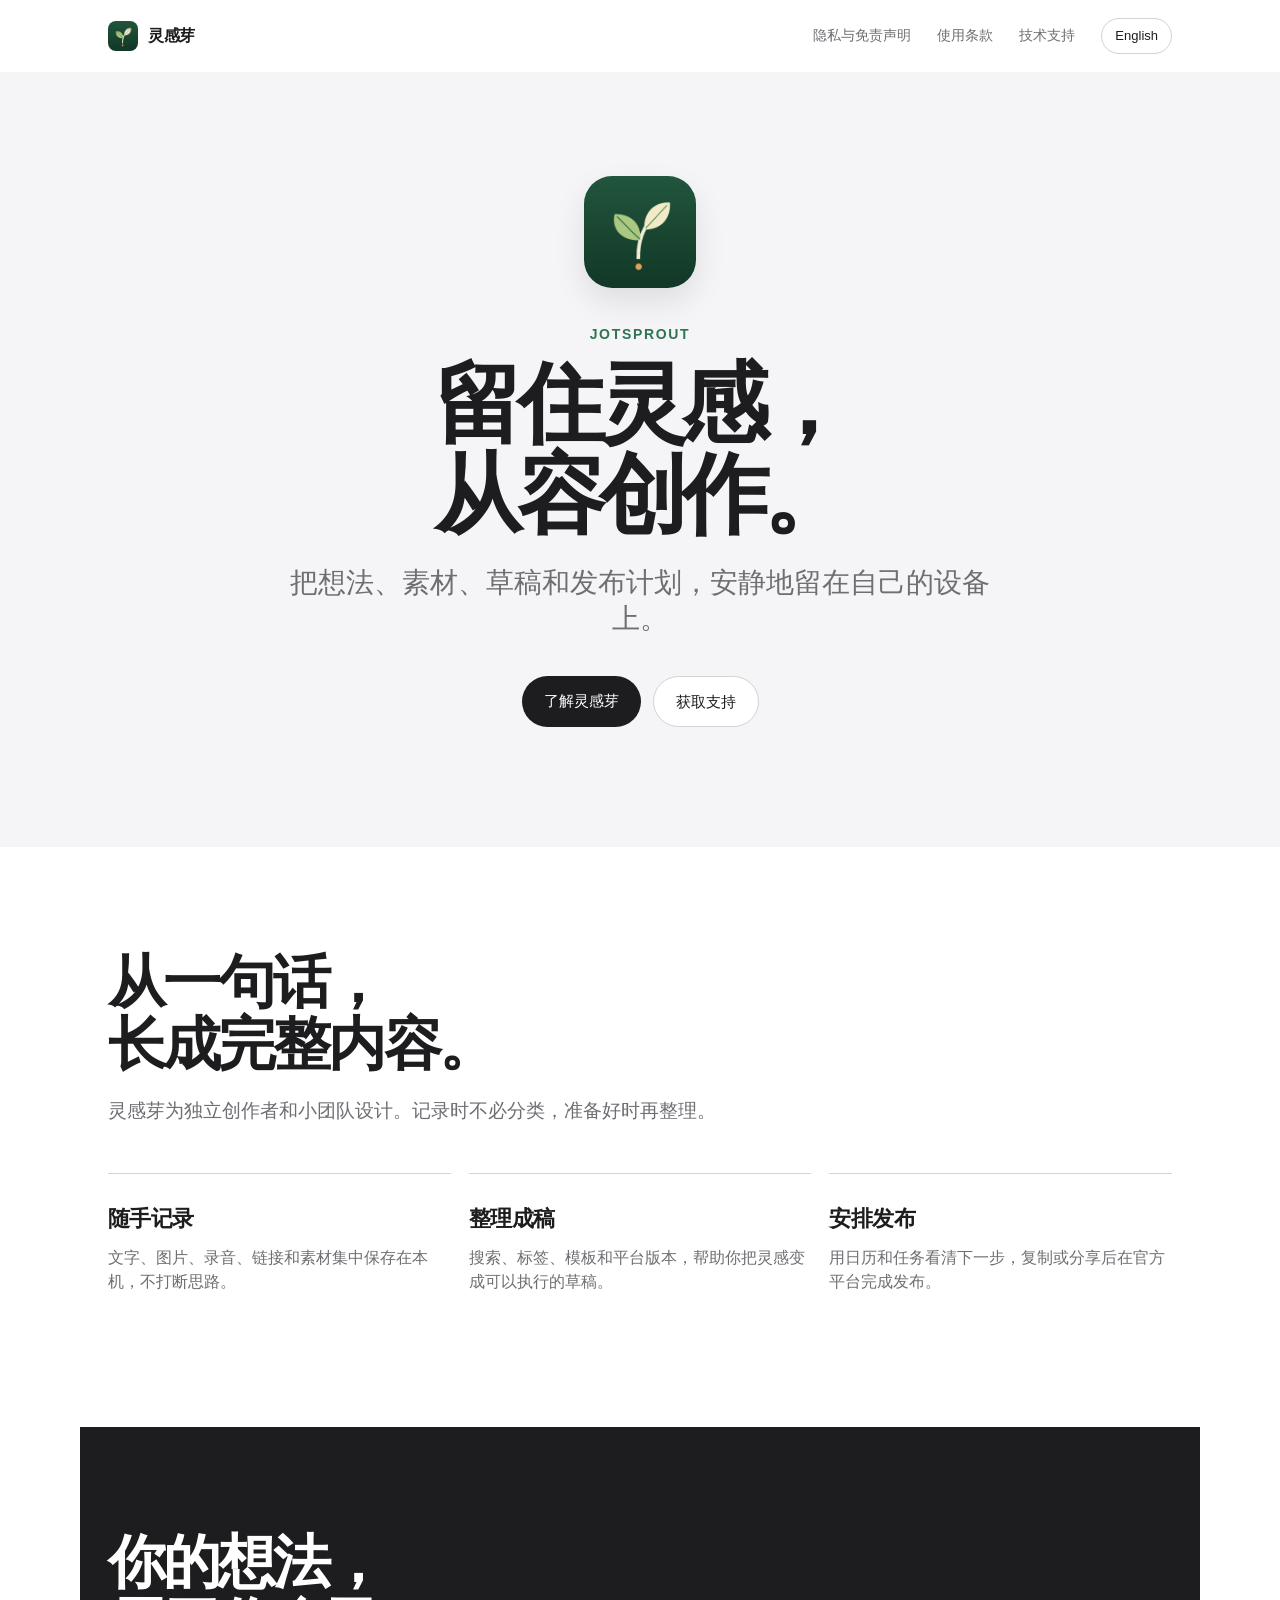
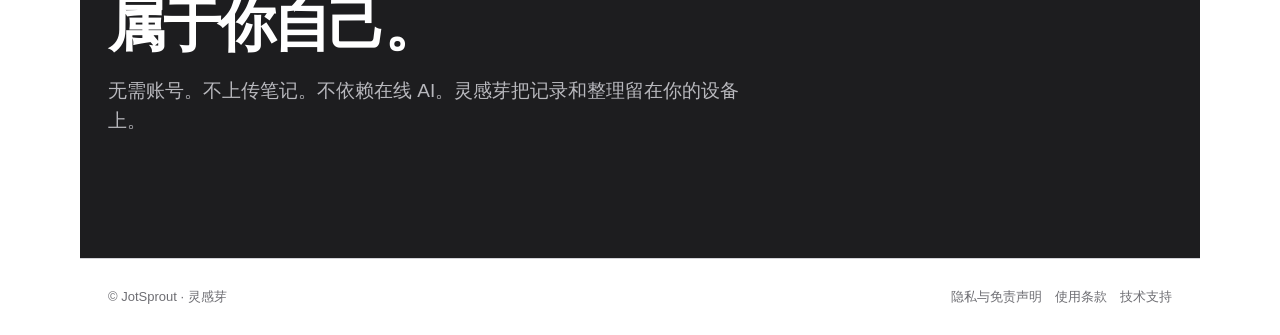
<file: index.html>
<!doctype html><html lang="zh-CN"><head><meta charset="utf-8"><meta name="viewport" content="width=device-width,initial-scale=1"><meta name="description" content="灵感芽：把灵感、素材和内容排期留在自己的设备上。"><title>灵感芽 · JotSprout</title><link rel="stylesheet" href="styles.css"></head><body><header class="nav"><a class="brand" href="index.html"><img src="assets/logo.png" alt="灵感芽 Logo"><span>灵感芽</span></a><nav class="navlinks"><a href="privacy.html">隐私与免责声明</a><a href="terms.html">使用条款</a><a href="support.html">技术支持</a><a class="lang" href="en/index.html">English</a></nav></header><main><section class="hero"><div class="hero-inner"><img class="hero-logo" src="assets/logo.png" alt="灵感芽"><div class="eyebrow">JOTSPROUT</div><h1>留住灵感，<br>从容创作。</h1><p>把想法、素材、草稿和发布计划，安静地留在自己的设备上。</p><div class="hero-actions"><a class="button" href="#features">了解灵感芽</a><a class="button secondary" href="support.html">获取支持</a></div></div></section><section class="section" id="features"><h2>从一句话，<br>长成完整内容。</h2><p>灵感芽为独立创作者和小团队设计。记录时不必分类，准备好时再整理。</p><div class="features"><article class="feature"><h3>随手记录</h3><p>文字、图片、录音、链接和素材集中保存在本机，不打断思路。</p></article><article class="feature"><h3>整理成稿</h3><p>搜索、标签、模板和平台版本，帮助你把灵感变成可以执行的草稿。</p></article><article class="feature"><h3>安排发布</h3><p>用日历和任务看清下一步，复制或分享后在官方平台完成发布。</p></article></div></section><section class="section band"><h2>你的想法，<br>属于你自己。</h2><p>无需账号。不上传笔记。不依赖在线 AI。灵感芽把记录和整理留在你的设备上。</p></section></main><footer class="footer"><span>© JotSprout · 灵感芽</span><span><a href="privacy.html">隐私与免责声明</a>　<a href="terms.html">使用条款</a>　<a href="support.html">技术支持</a></span></footer></body></html>
</file>
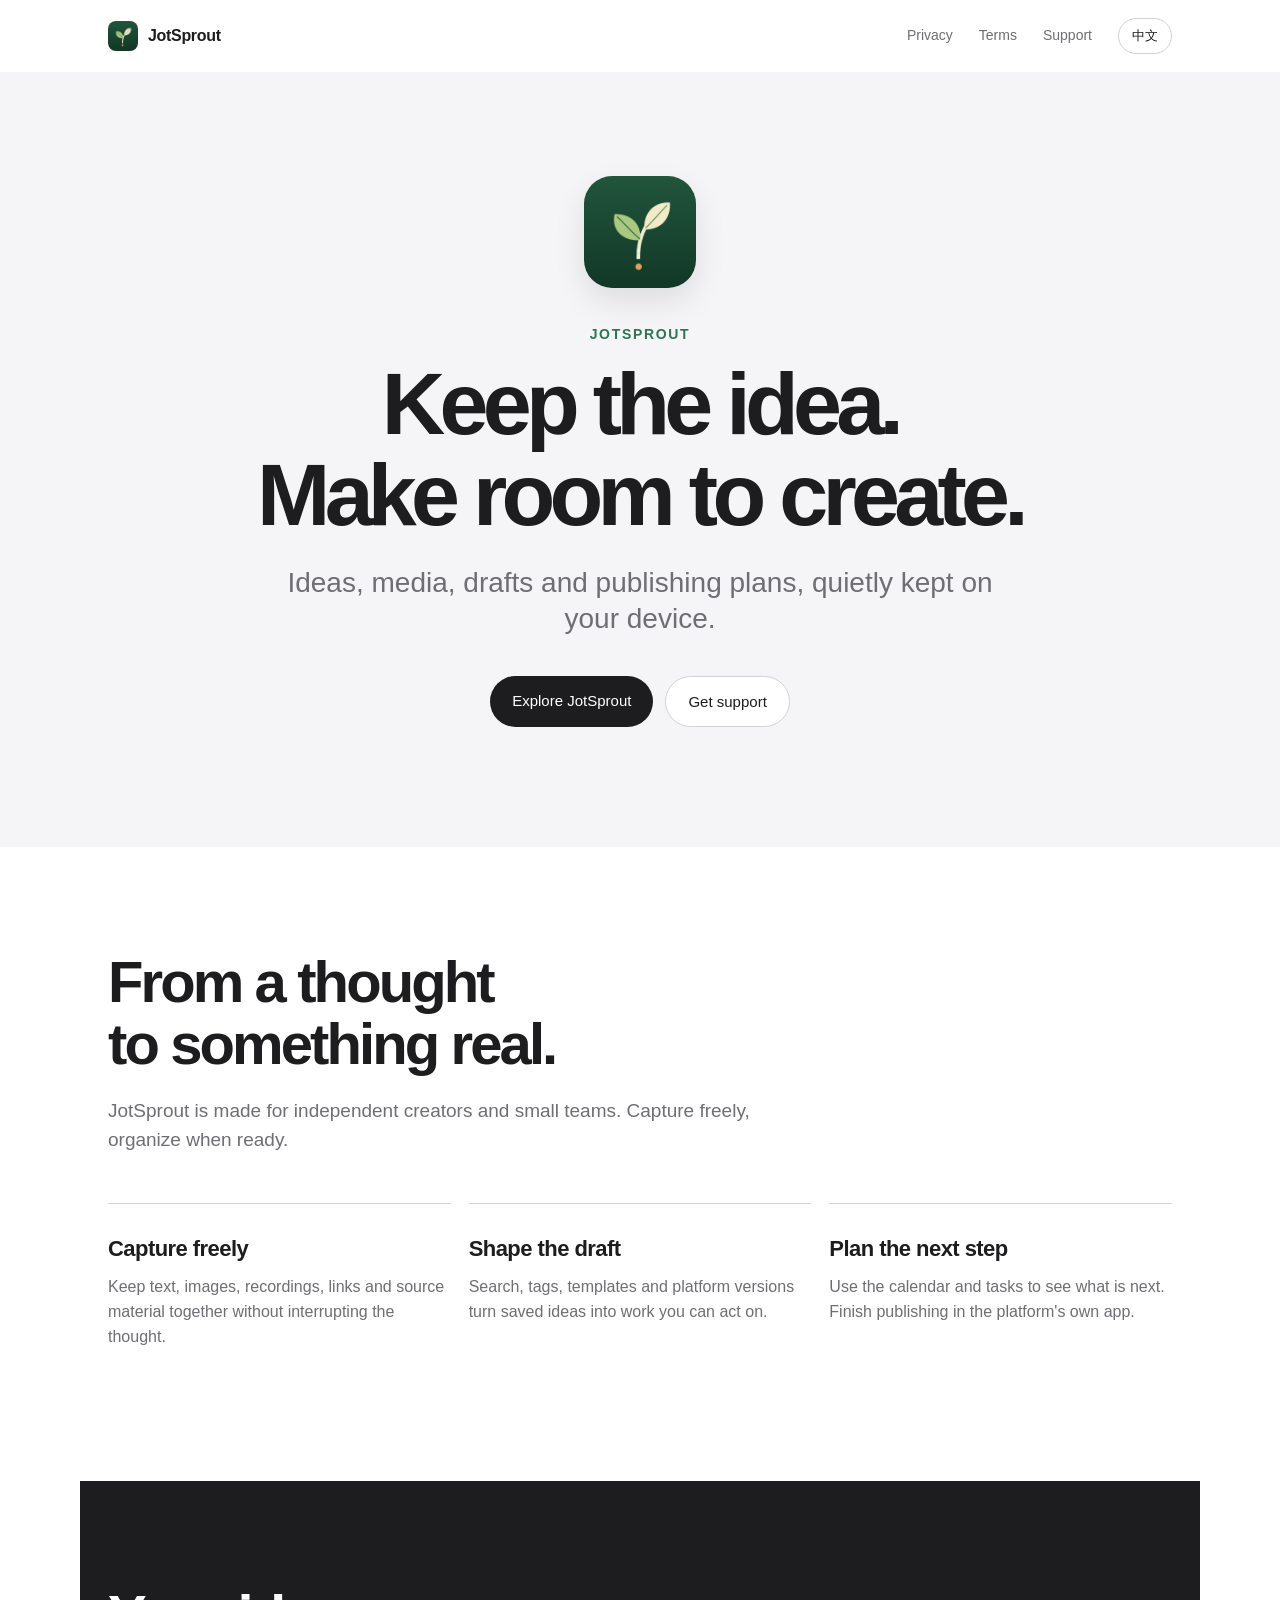
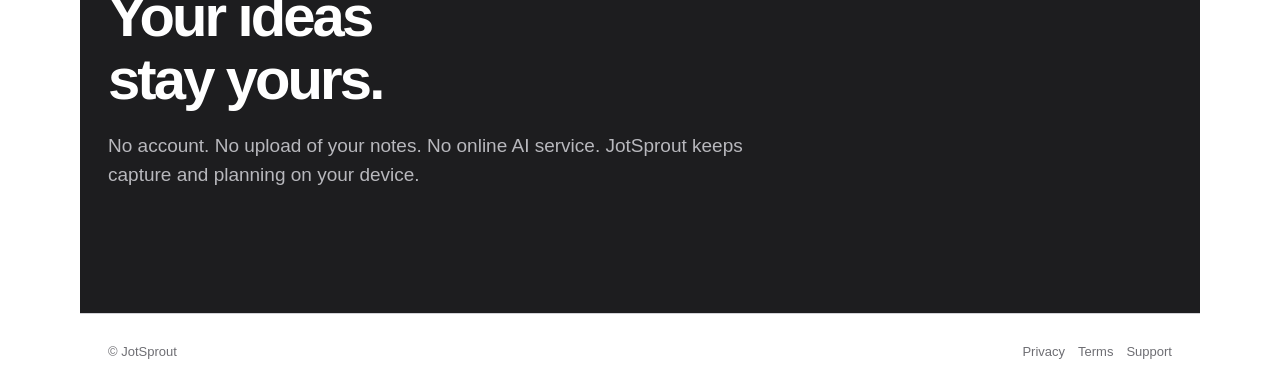
<file: en/index.html>
<!doctype html><html lang="en"><head><meta charset="utf-8"><meta name="viewport" content="width=device-width,initial-scale=1"><meta name="description" content="JotSprout keeps ideas, media and publishing plans on your device."><title>JotSprout · Ideas, ready when you are</title><link rel="stylesheet" href="../styles.css"></head><body><header class="nav"><a class="brand" href="index.html"><img src="../assets/logo.png" alt="JotSprout Logo"><span>JotSprout</span></a><nav class="navlinks"><a href="privacy.html">Privacy</a><a href="terms.html">Terms</a><a href="support.html">Support</a><a class="lang" href="../index.html">中文</a></nav></header><main><section class="hero"><div class="hero-inner"><img class="hero-logo" src="../assets/logo.png" alt="JotSprout"><div class="eyebrow">JOTSPROUT</div><h1>Keep the idea.<br>Make room to create.</h1><p>Ideas, media, drafts and publishing plans, quietly kept on your device.</p><div class="hero-actions"><a class="button" href="#features">Explore JotSprout</a><a class="button secondary" href="support.html">Get support</a></div></div></section><section class="section" id="features"><h2>From a thought<br>to something real.</h2><p>JotSprout is made for independent creators and small teams. Capture freely, organize when ready.</p><div class="features"><article class="feature"><h3>Capture freely</h3><p>Keep text, images, recordings, links and source material together without interrupting the thought.</p></article><article class="feature"><h3>Shape the draft</h3><p>Search, tags, templates and platform versions turn saved ideas into work you can act on.</p></article><article class="feature"><h3>Plan the next step</h3><p>Use the calendar and tasks to see what is next. Finish publishing in the platform's own app.</p></article></div></section><section class="section band"><h2>Your ideas<br>stay yours.</h2><p>No account. No upload of your notes. No online AI service. JotSprout keeps capture and planning on your device.</p></section></main><footer class="footer"><span>© JotSprout</span><span><a href="privacy.html">Privacy</a>　<a href="terms.html">Terms</a>　<a href="support.html">Support</a></span></footer></body></html>
</file>
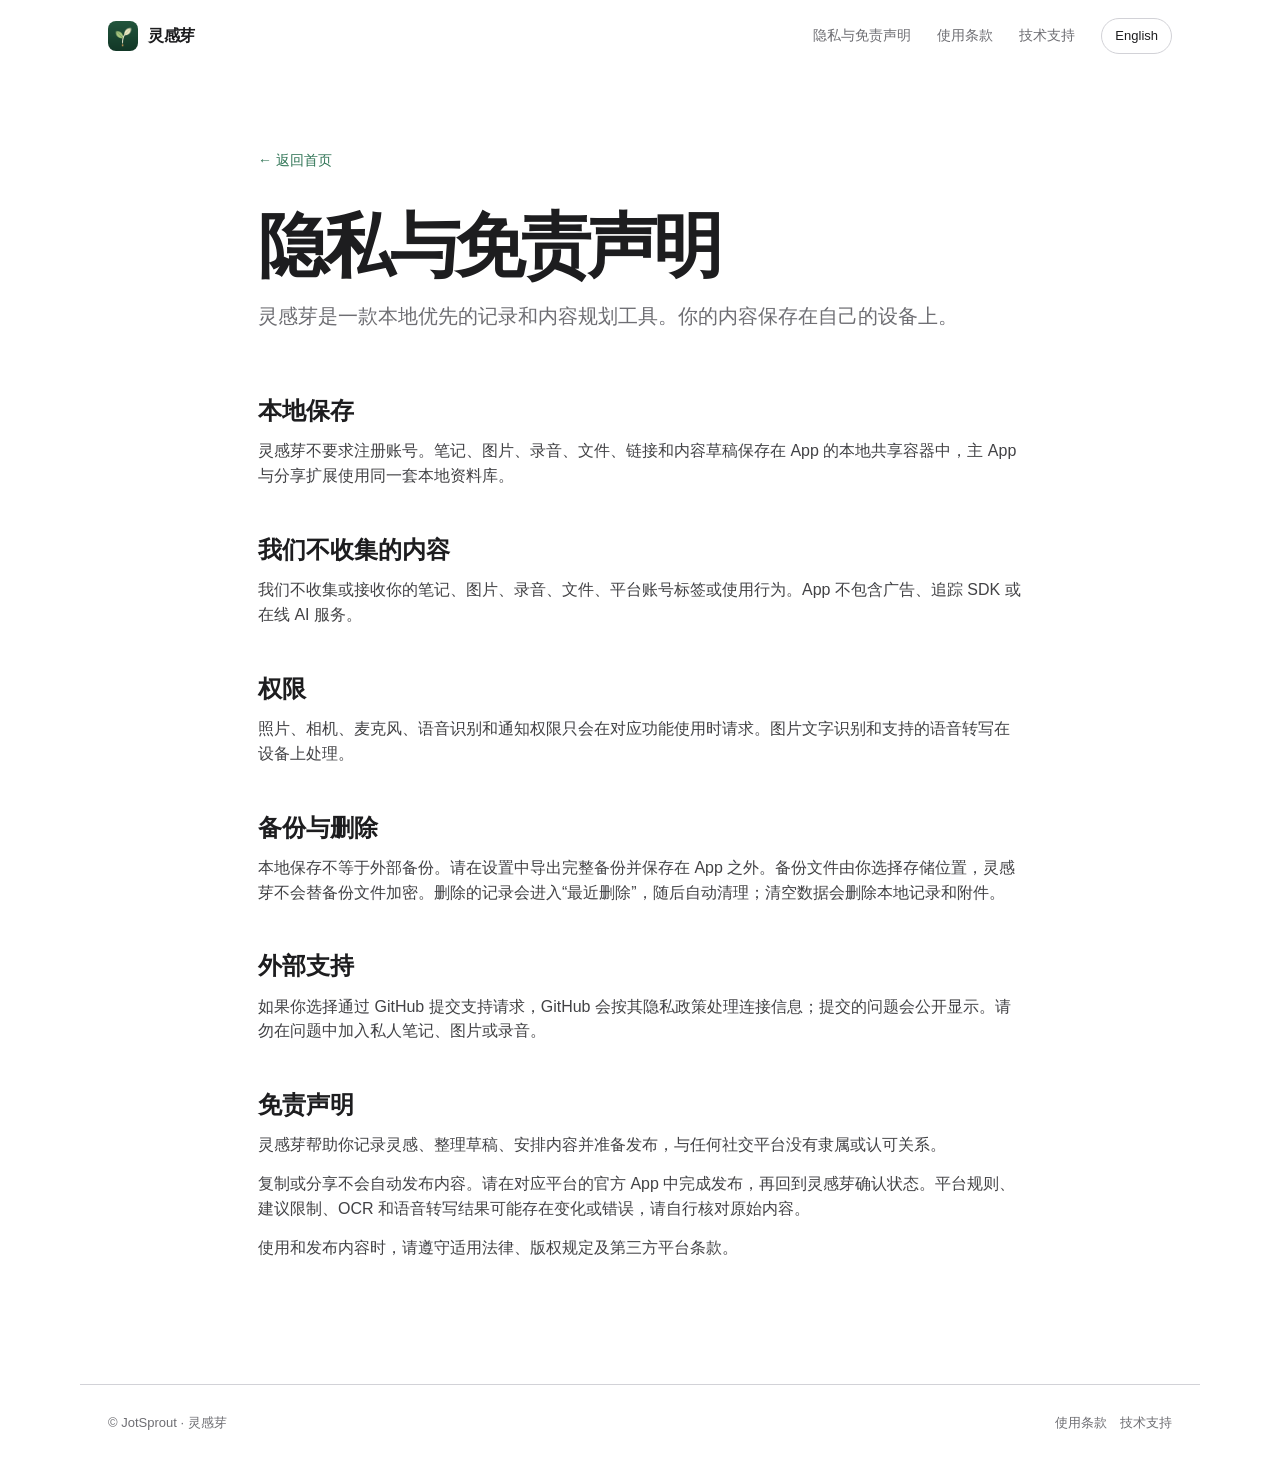
<file: privacy.html>
<!doctype html>
<html lang="zh-CN">
  <head>
    <meta charset="utf-8">
    <meta name="viewport" content="width=device-width,initial-scale=1">
    <title>隐私与免责声明 · 灵感芽</title>
    <link rel="stylesheet" href="styles.css">
  </head>
  <body>
    <header class="nav">
      <a class="brand" href="index.html"><img src="assets/logo.png" alt="灵感芽 Logo"><span>灵感芽</span></a>
      <nav class="navlinks"><a href="privacy.html">隐私与免责声明</a><a href="terms.html">使用条款</a><a href="support.html">技术支持</a><a class="lang" href="en/privacy.html">English</a></nav>
    </header>
    <main class="legal">
      <a class="back" href="index.html">← 返回首页</a>
      <h1>隐私与免责声明</h1>
      <p class="lead">灵感芽是一款本地优先的记录和内容规划工具。你的内容保存在自己的设备上。</p>
      <h2>本地保存</h2><p>灵感芽不要求注册账号。笔记、图片、录音、文件、链接和内容草稿保存在 App 的本地共享容器中，主 App 与分享扩展使用同一套本地资料库。</p>
      <h2>我们不收集的内容</h2><p>我们不收集或接收你的笔记、图片、录音、文件、平台账号标签或使用行为。App 不包含广告、追踪 SDK 或在线 AI 服务。</p>
      <h2>权限</h2><p>照片、相机、麦克风、语音识别和通知权限只会在对应功能使用时请求。图片文字识别和支持的语音转写在设备上处理。</p>
      <h2>备份与删除</h2><p>本地保存不等于外部备份。请在设置中导出完整备份并保存在 App 之外。备份文件由你选择存储位置，灵感芽不会替备份文件加密。删除的记录会进入“最近删除”，随后自动清理；清空数据会删除本地记录和附件。</p>
      <h2>外部支持</h2><p>如果你选择通过 GitHub 提交支持请求，GitHub 会按其隐私政策处理连接信息；提交的问题会公开显示。请勿在问题中加入私人笔记、图片或录音。</p>
      <h2>免责声明</h2><p>灵感芽帮助你记录灵感、整理草稿、安排内容并准备发布，与任何社交平台没有隶属或认可关系。</p>
      <p>复制或分享不会自动发布内容。请在对应平台的官方 App 中完成发布，再回到灵感芽确认状态。平台规则、建议限制、OCR 和语音转写结果可能存在变化或错误，请自行核对原始内容。</p>
      <p>使用和发布内容时，请遵守适用法律、版权规定及第三方平台条款。</p>
    </main>
    <footer class="footer"><span>© JotSprout · 灵感芽</span><span><a href="terms.html">使用条款</a>　<a href="support.html">技术支持</a></span></footer>
  </body>
</html>
</file>
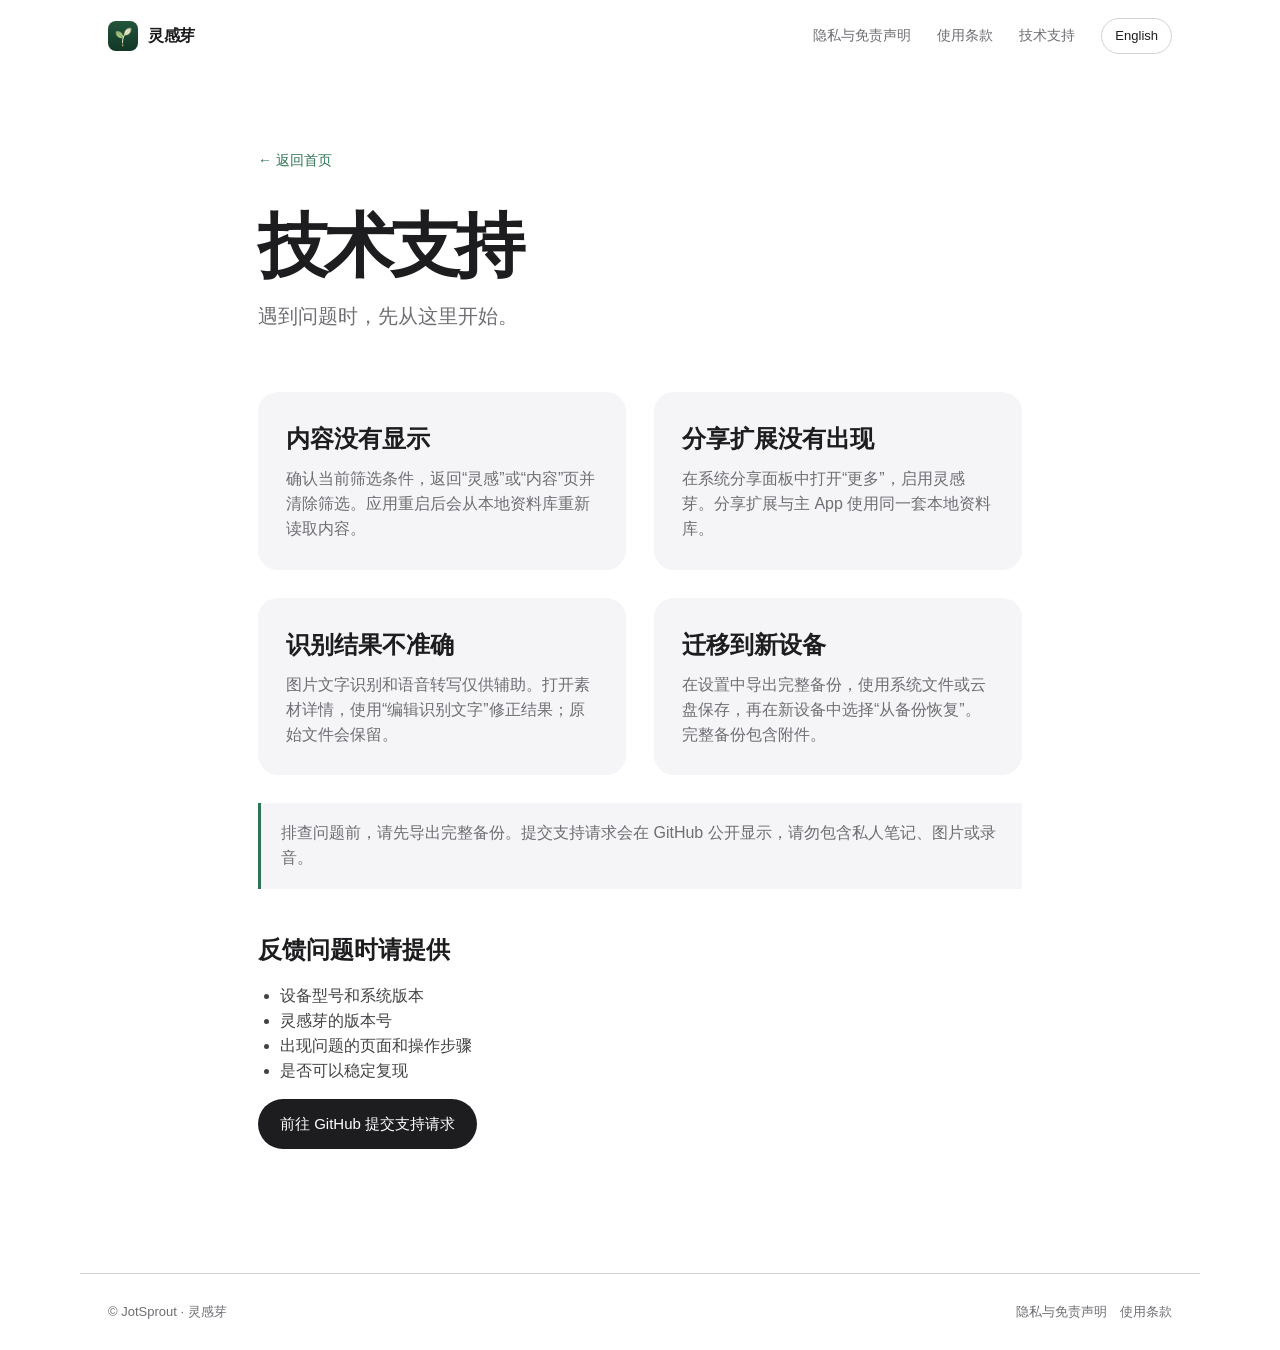
<file: support.html>
<!doctype html>
<html lang="zh-CN">
  <head>
    <meta charset="utf-8">
    <meta name="viewport" content="width=device-width,initial-scale=1">
    <title>技术支持 · 灵感芽</title>
    <link rel="stylesheet" href="styles.css">
  </head>
  <body>
    <header class="nav">
      <a class="brand" href="index.html"><img src="assets/logo.png" alt="灵感芽 Logo"><span>灵感芽</span></a>
      <nav class="navlinks"><a href="privacy.html">隐私与免责声明</a><a href="terms.html">使用条款</a><a href="support.html">技术支持</a><a class="lang" href="en/support.html">English</a></nav>
    </header>
    <main class="legal">
      <a class="back" href="index.html">← 返回首页</a>
      <h1>技术支持</h1>
      <p class="lead">遇到问题时，先从这里开始。</p>
      <div class="support-grid">
        <article class="support-card"><h2>内容没有显示</h2><p>确认当前筛选条件，返回“灵感”或“内容”页并清除筛选。应用重启后会从本地资料库重新读取内容。</p></article>
        <article class="support-card"><h2>分享扩展没有出现</h2><p>在系统分享面板中打开“更多”，启用灵感芽。分享扩展与主 App 使用同一套本地资料库。</p></article>
        <article class="support-card"><h2>识别结果不准确</h2><p>图片文字识别和语音转写仅供辅助。打开素材详情，使用“编辑识别文字”修正结果；原始文件会保留。</p></article>
        <article class="support-card"><h2>迁移到新设备</h2><p>在设置中导出完整备份，使用系统文件或云盘保存，再在新设备中选择“从备份恢复”。完整备份包含附件。</p></article>
      </div>
      <div class="notice">排查问题前，请先导出完整备份。提交支持请求会在 GitHub 公开显示，请勿包含私人笔记、图片或录音。</div>
      <h2>反馈问题时请提供</h2>
      <ul><li>设备型号和系统版本</li><li>灵感芽的版本号</li><li>出现问题的页面和操作步骤</li><li>是否可以稳定复现</li></ul>
      <p><a class="button" href="https://github.com/hqcan/JotSprout/issues/new">前往 GitHub 提交支持请求</a></p>
    </main>
    <footer class="footer"><span>© JotSprout · 灵感芽</span><span><a href="privacy.html">隐私与免责声明</a>　<a href="terms.html">使用条款</a></span></footer>
  </body>
</html>
</file>
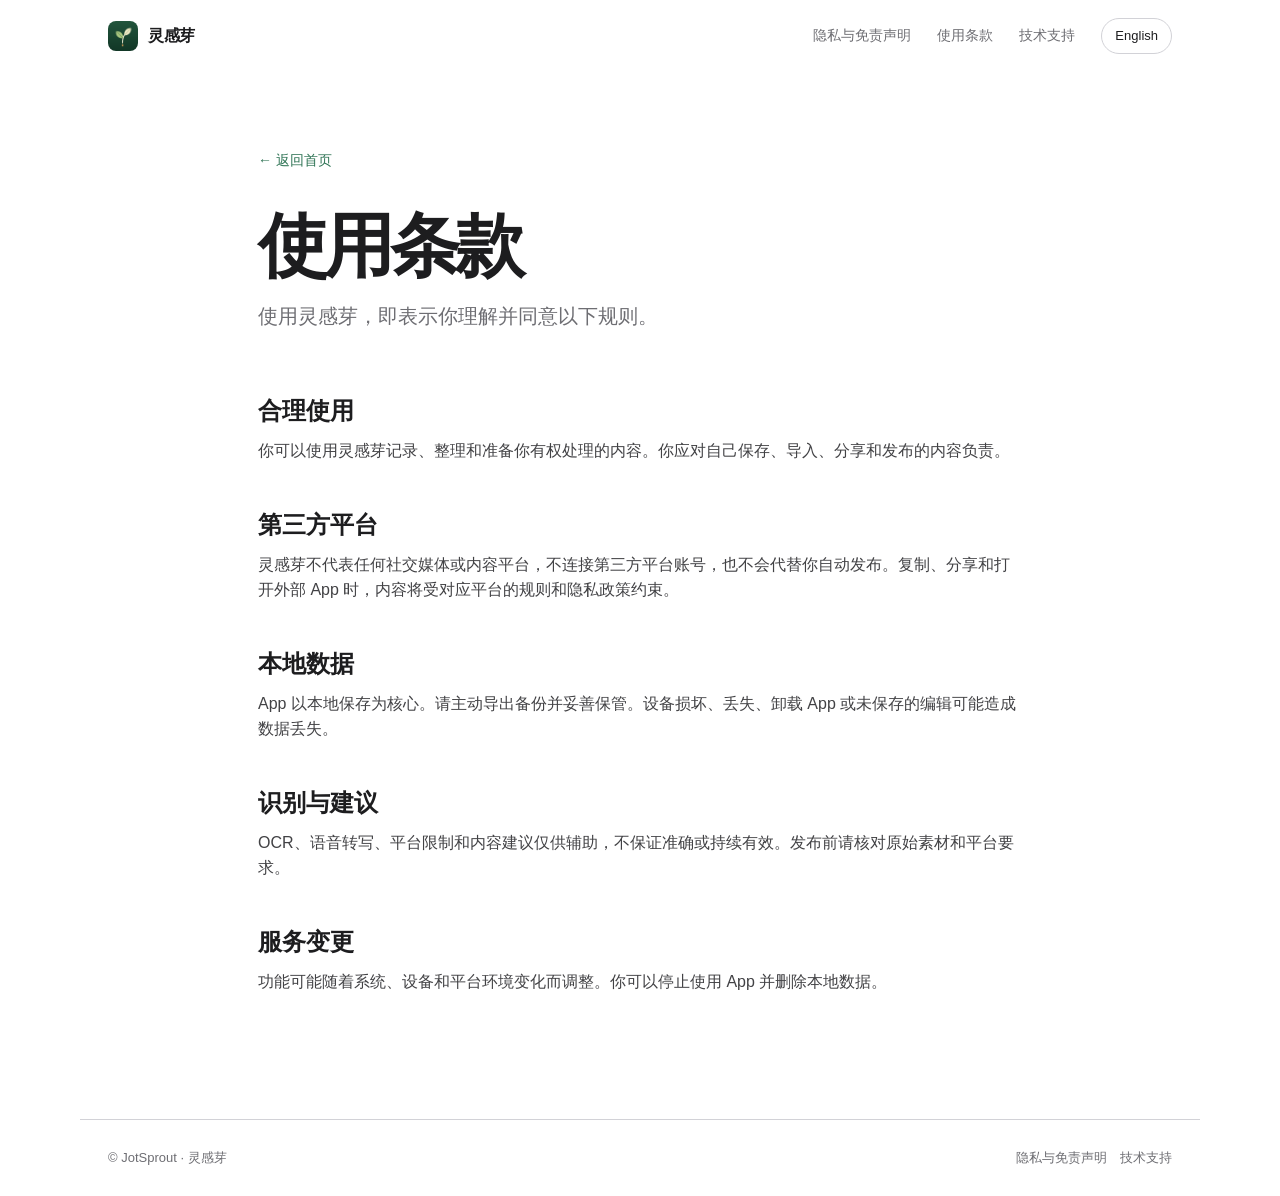
<file: terms.html>
<!doctype html><html lang="zh-CN"><head><meta charset="utf-8"><meta name="viewport" content="width=device-width,initial-scale=1"><title>使用条款 · 灵感芽</title><link rel="stylesheet" href="styles.css"></head><body><header class="nav"><a class="brand" href="index.html"><img src="assets/logo.png" alt="灵感芽 Logo"><span>灵感芽</span></a><nav class="navlinks"><a href="privacy.html">隐私与免责声明</a><a href="terms.html">使用条款</a><a href="support.html">技术支持</a><a class="lang" href="en/terms.html">English</a></nav></header><main class="legal"><a class="back" href="index.html">← 返回首页</a><h1>使用条款</h1><p class="lead">使用灵感芽，即表示你理解并同意以下规则。</p><h2>合理使用</h2><p>你可以使用灵感芽记录、整理和准备你有权处理的内容。你应对自己保存、导入、分享和发布的内容负责。</p><h2>第三方平台</h2><p>灵感芽不代表任何社交媒体或内容平台，不连接第三方平台账号，也不会代替你自动发布。复制、分享和打开外部 App 时，内容将受对应平台的规则和隐私政策约束。</p><h2>本地数据</h2><p>App 以本地保存为核心。请主动导出备份并妥善保管。设备损坏、丢失、卸载 App 或未保存的编辑可能造成数据丢失。</p><h2>识别与建议</h2><p>OCR、语音转写、平台限制和内容建议仅供辅助，不保证准确或持续有效。发布前请核对原始素材和平台要求。</p><h2>服务变更</h2><p>功能可能随着系统、设备和平台环境变化而调整。你可以停止使用 App 并删除本地数据。</p></main><footer class="footer"><span>© JotSprout · 灵感芽</span><span><a href="privacy.html">隐私与免责声明</a>　<a href="support.html">技术支持</a></span></footer></body></html>
</file>
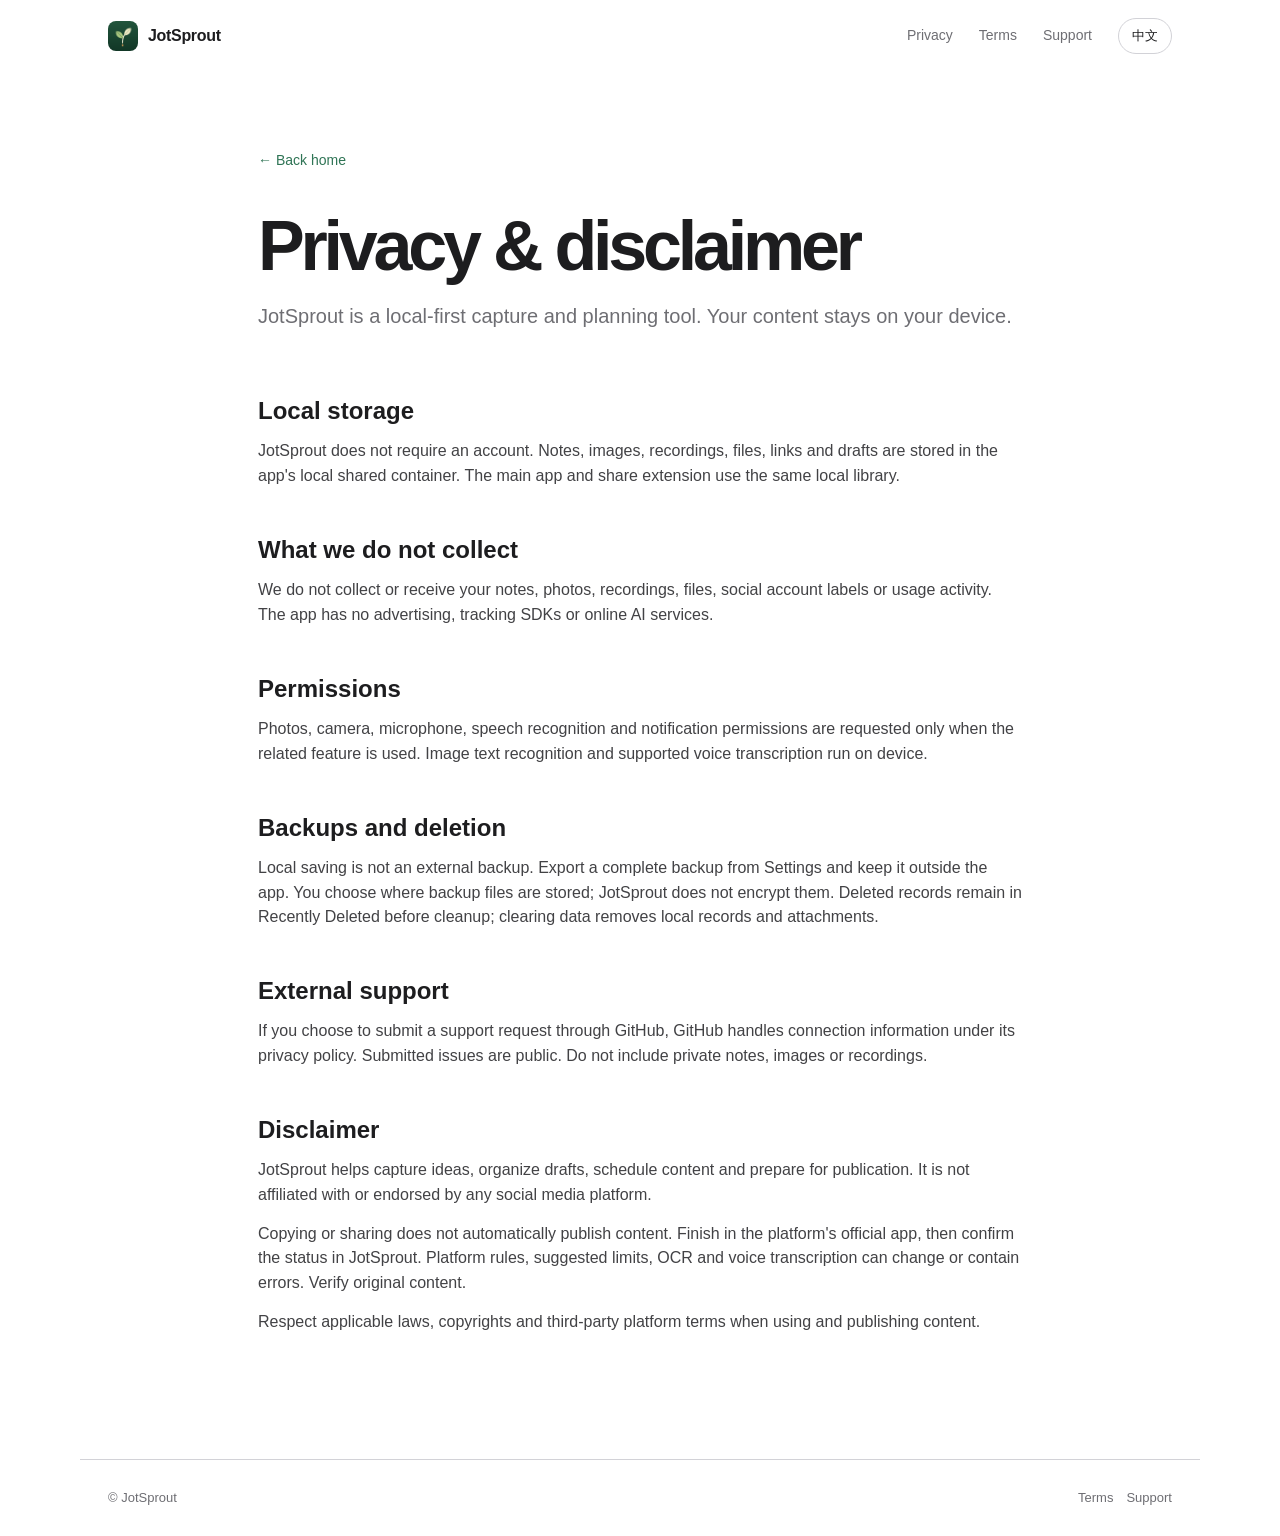
<file: en/privacy.html>
<!doctype html>
<html lang="en">
  <head>
    <meta charset="utf-8">
    <meta name="viewport" content="width=device-width,initial-scale=1">
    <title>Privacy & disclaimer · JotSprout</title>
    <link rel="stylesheet" href="../styles.css">
  </head>
  <body>
    <header class="nav">
      <a class="brand" href="index.html"><img src="../assets/logo.png" alt="JotSprout Logo"><span>JotSprout</span></a>
      <nav class="navlinks"><a href="privacy.html">Privacy</a><a href="terms.html">Terms</a><a href="support.html">Support</a><a class="lang" href="../privacy.html">中文</a></nav>
    </header>
    <main class="legal">
      <a class="back" href="index.html">← Back home</a>
      <h1>Privacy & disclaimer</h1>
      <p class="lead">JotSprout is a local-first capture and planning tool. Your content stays on your device.</p>
      <h2>Local storage</h2><p>JotSprout does not require an account. Notes, images, recordings, files, links and drafts are stored in the app's local shared container. The main app and share extension use the same local library.</p>
      <h2>What we do not collect</h2><p>We do not collect or receive your notes, photos, recordings, files, social account labels or usage activity. The app has no advertising, tracking SDKs or online AI services.</p>
      <h2>Permissions</h2><p>Photos, camera, microphone, speech recognition and notification permissions are requested only when the related feature is used. Image text recognition and supported voice transcription run on device.</p>
      <h2>Backups and deletion</h2><p>Local saving is not an external backup. Export a complete backup from Settings and keep it outside the app. You choose where backup files are stored; JotSprout does not encrypt them. Deleted records remain in Recently Deleted before cleanup; clearing data removes local records and attachments.</p>
      <h2>External support</h2><p>If you choose to submit a support request through GitHub, GitHub handles connection information under its privacy policy. Submitted issues are public. Do not include private notes, images or recordings.</p>
      <h2>Disclaimer</h2><p>JotSprout helps capture ideas, organize drafts, schedule content and prepare for publication. It is not affiliated with or endorsed by any social media platform.</p>
      <p>Copying or sharing does not automatically publish content. Finish in the platform's official app, then confirm the status in JotSprout. Platform rules, suggested limits, OCR and voice transcription can change or contain errors. Verify original content.</p>
      <p>Respect applicable laws, copyrights and third-party platform terms when using and publishing content.</p>
    </main>
    <footer class="footer"><span>© JotSprout</span><span><a href="terms.html">Terms</a>　<a href="support.html">Support</a></span></footer>
  </body>
</html>
</file>
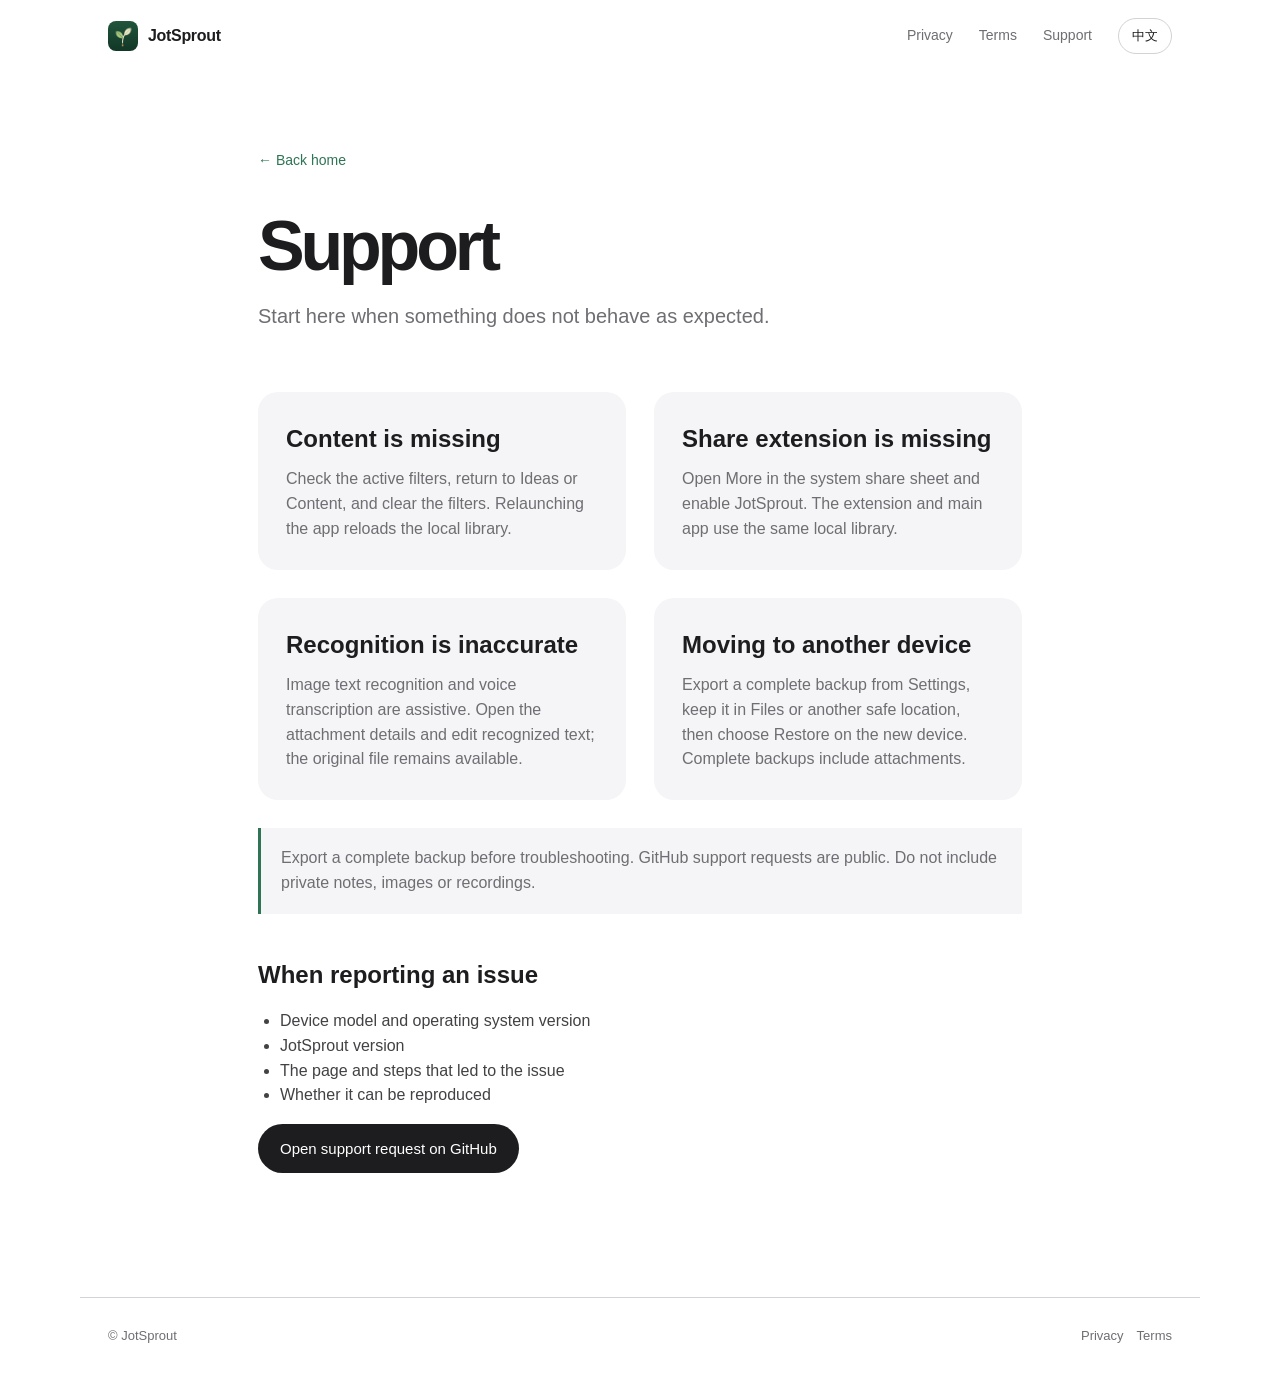
<file: en/support.html>
<!doctype html>
<html lang="en">
  <head>
    <meta charset="utf-8">
    <meta name="viewport" content="width=device-width,initial-scale=1">
    <title>Support · JotSprout</title>
    <link rel="stylesheet" href="../styles.css">
  </head>
  <body>
    <header class="nav">
      <a class="brand" href="index.html"><img src="../assets/logo.png" alt="JotSprout Logo"><span>JotSprout</span></a>
      <nav class="navlinks"><a href="privacy.html">Privacy</a><a href="terms.html">Terms</a><a href="support.html">Support</a><a class="lang" href="../support.html">中文</a></nav>
    </header>
    <main class="legal">
      <a class="back" href="index.html">← Back home</a>
      <h1>Support</h1>
      <p class="lead">Start here when something does not behave as expected.</p>
      <div class="support-grid">
        <article class="support-card"><h2>Content is missing</h2><p>Check the active filters, return to Ideas or Content, and clear the filters. Relaunching the app reloads the local library.</p></article>
        <article class="support-card"><h2>Share extension is missing</h2><p>Open More in the system share sheet and enable JotSprout. The extension and main app use the same local library.</p></article>
        <article class="support-card"><h2>Recognition is inaccurate</h2><p>Image text recognition and voice transcription are assistive. Open the attachment details and edit recognized text; the original file remains available.</p></article>
        <article class="support-card"><h2>Moving to another device</h2><p>Export a complete backup from Settings, keep it in Files or another safe location, then choose Restore on the new device. Complete backups include attachments.</p></article>
      </div>
      <div class="notice">Export a complete backup before troubleshooting. GitHub support requests are public. Do not include private notes, images or recordings.</div>
      <h2>When reporting an issue</h2>
      <ul><li>Device model and operating system version</li><li>JotSprout version</li><li>The page and steps that led to the issue</li><li>Whether it can be reproduced</li></ul>
      <p><a class="button" href="https://github.com/hqcan/JotSprout/issues/new">Open support request on GitHub</a></p>
    </main>
    <footer class="footer"><span>© JotSprout</span><span><a href="privacy.html">Privacy</a>　<a href="terms.html">Terms</a></span></footer>
  </body>
</html>
</file>
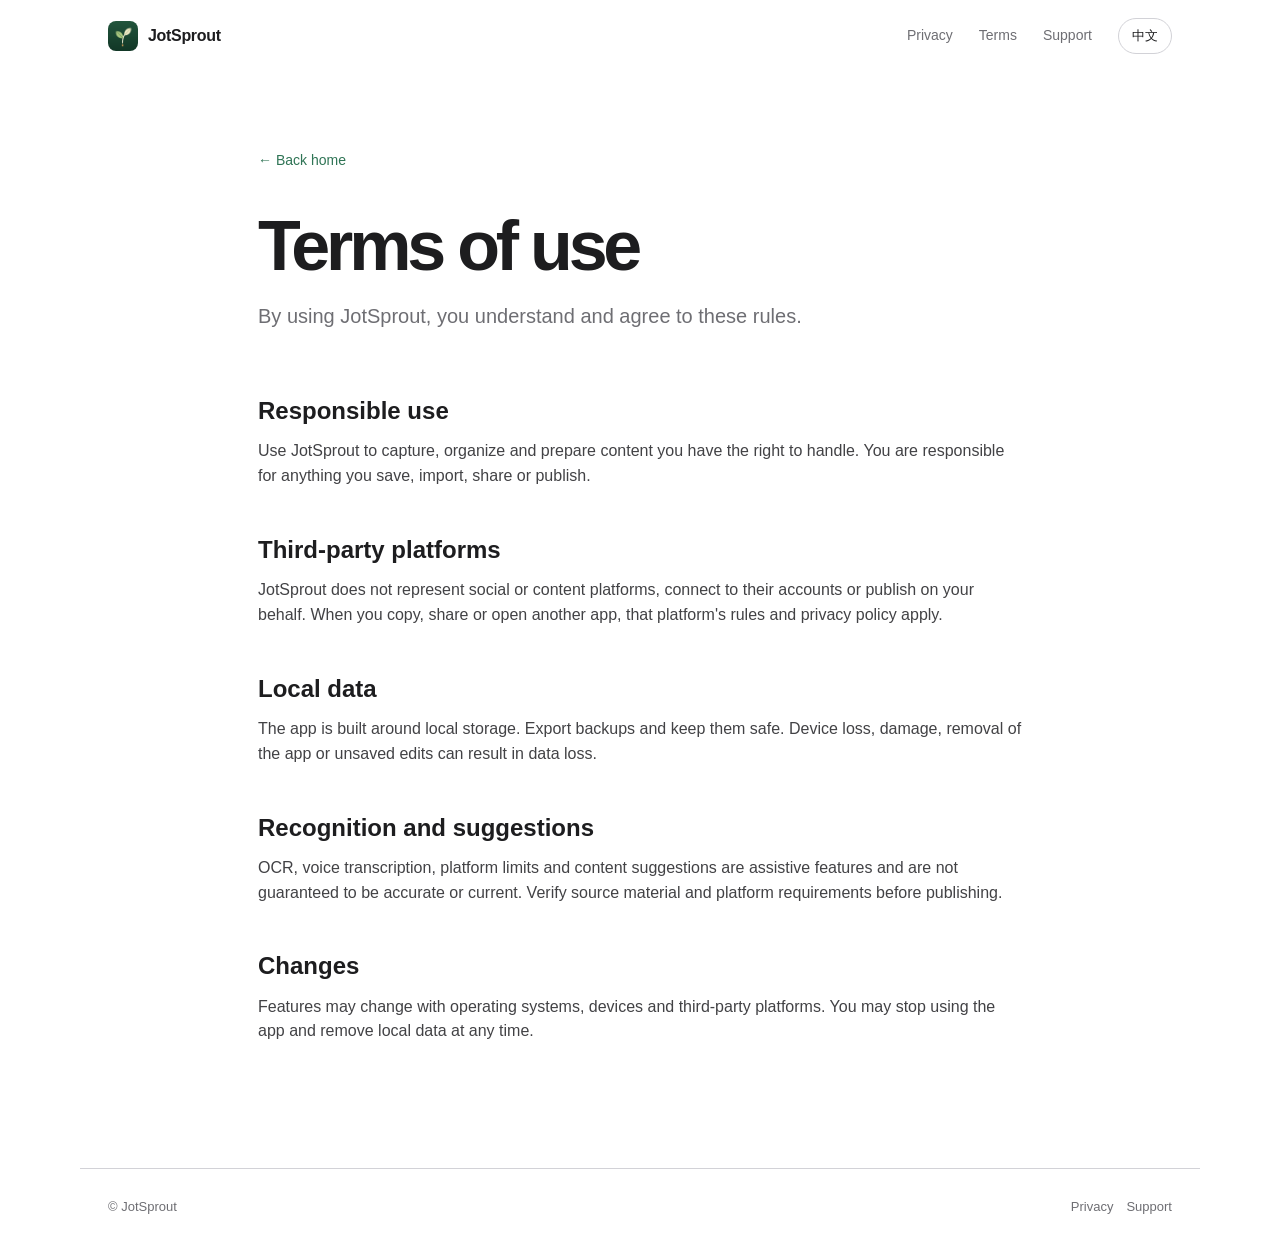
<file: en/terms.html>
<!doctype html><html lang="en"><head><meta charset="utf-8"><meta name="viewport" content="width=device-width,initial-scale=1"><title>Terms of use · JotSprout</title><link rel="stylesheet" href="../styles.css"></head><body><header class="nav"><a class="brand" href="index.html"><img src="../assets/logo.png" alt="JotSprout Logo"><span>JotSprout</span></a><nav class="navlinks"><a href="privacy.html">Privacy</a><a href="terms.html">Terms</a><a href="support.html">Support</a><a class="lang" href="../terms.html">中文</a></nav></header><main class="legal"><a class="back" href="index.html">← Back home</a><h1>Terms of use</h1><p class="lead">By using JotSprout, you understand and agree to these rules.</p><h2>Responsible use</h2><p>Use JotSprout to capture, organize and prepare content you have the right to handle. You are responsible for anything you save, import, share or publish.</p><h2>Third-party platforms</h2><p>JotSprout does not represent social or content platforms, connect to their accounts or publish on your behalf. When you copy, share or open another app, that platform's rules and privacy policy apply.</p><h2>Local data</h2><p>The app is built around local storage. Export backups and keep them safe. Device loss, damage, removal of the app or unsaved edits can result in data loss.</p><h2>Recognition and suggestions</h2><p>OCR, voice transcription, platform limits and content suggestions are assistive features and are not guaranteed to be accurate or current. Verify source material and platform requirements before publishing.</p><h2>Changes</h2><p>Features may change with operating systems, devices and third-party platforms. You may stop using the app and remove local data at any time.</p></main><footer class="footer"><span>© JotSprout</span><span><a href="privacy.html">Privacy</a>　<a href="support.html">Support</a></span></footer></body></html>
</file>
<file: styles.css>
:root{color-scheme:light;--ink:#1d1d1f;--muted:#6e6e73;--line:#d2d2d7;--soft:#f5f5f7;--green:#2f7455;--max:1120px}*{box-sizing:border-box}html{scroll-behavior:smooth}body{margin:0;color:var(--ink);font-family:-apple-system,BlinkMacSystemFont,"SF Pro Display","Helvetica Neue",Arial,sans-serif;background:#fff;line-height:1.55}a{color:inherit;text-decoration:none}.nav{height:72px;display:flex;align-items:center;justify-content:space-between;max-width:var(--max);margin:auto;padding:0 28px}.brand{display:flex;align-items:center;gap:10px;font-weight:650;letter-spacing:-.02em}.brand img{width:30px;height:30px;border-radius:8px}.navlinks{display:flex;align-items:center;gap:26px;color:var(--muted);font-size:14px}.navlinks a:hover{color:var(--ink)}.lang{border:1px solid var(--line);border-radius:999px;padding:7px 13px;font-size:13px;color:var(--ink)}.hero{background:var(--soft);padding:104px 28px 120px;text-align:center}.hero-inner{max-width:820px;margin:auto}.hero-logo{width:112px;height:112px;border-radius:28px;box-shadow:0 14px 32px #00000018;margin-bottom:28px}.eyebrow{font-size:14px;letter-spacing:.12em;text-transform:uppercase;color:var(--green);font-weight:650}.hero h1{font-size:clamp(48px,8vw,88px);line-height:1.03;letter-spacing:-.065em;margin:14px 0 24px;font-weight:700}.hero p{font-size:clamp(20px,3vw,28px);line-height:1.3;color:var(--muted);margin:0 auto;max-width:720px}.hero-actions{margin-top:38px;display:flex;justify-content:center;gap:12px;flex-wrap:wrap}.button{display:inline-flex;padding:13px 22px;border-radius:999px;background:var(--ink);color:#fff;font-size:15px}.button.secondary{background:#fff;color:var(--ink);border:1px solid var(--line)}.section{max-width:var(--max);margin:auto;padding:104px 28px}.section h2{font-size:clamp(34px,5vw,58px);letter-spacing:-.05em;line-height:1.08;margin:0 0 20px}.section>p{max-width:650px;color:var(--muted);font-size:19px}.features{display:grid;grid-template-columns:repeat(3,1fr);gap:18px;margin-top:48px}.feature{padding:28px 0;border-top:1px solid var(--line)}.feature h3{font-size:22px;margin:0 0 9px;letter-spacing:-.025em}.feature p{margin:0;color:var(--muted)}.band{background:var(--ink);color:#fff}.band p{color:#b8b8bd}.footer{border-top:1px solid var(--line);padding:28px;max-width:var(--max);margin:auto;display:flex;justify-content:space-between;gap:20px;color:var(--muted);font-size:13px}.legal{max-width:820px;margin:auto;padding:76px 28px 110px}.legal h1{font-size:clamp(42px,6vw,70px);letter-spacing:-.06em;line-height:1.05;margin:0 0 18px}.legal .lead{font-size:20px;color:var(--muted);margin-bottom:60px}.legal h2{font-size:24px;margin:42px 0 10px}.legal p{color:#424245;margin:0 0 14px}.legal ul{color:#424245;padding-left:22px}.back{display:inline-block;color:var(--green);font-size:14px;margin-bottom:38px}.support-grid{display:grid;grid-template-columns:repeat(2,1fr);gap:28px;margin-top:44px}.support-card{padding:28px;background:var(--soft);border-radius:20px}.support-card h2{font-size:24px;margin:0 0 10px}.support-card p{font-size:16px;color:var(--muted);margin:0}.notice{padding:18px 20px;border-left:3px solid var(--green);background:var(--soft);color:var(--muted);margin:28px 0}@media(max-width:700px){.nav{height:64px;padding:0 18px}.navlinks{gap:12px;font-size:12px}.navlinks a:nth-child(-n+3){display:none}.hero{padding:72px 22px 82px}.section,.legal{padding:72px 22px 82px}.features,.support-grid{grid-template-columns:1fr}.footer{padding:24px 22px;display:block}.footer span{display:block;margin-top:8px}}
</file>
